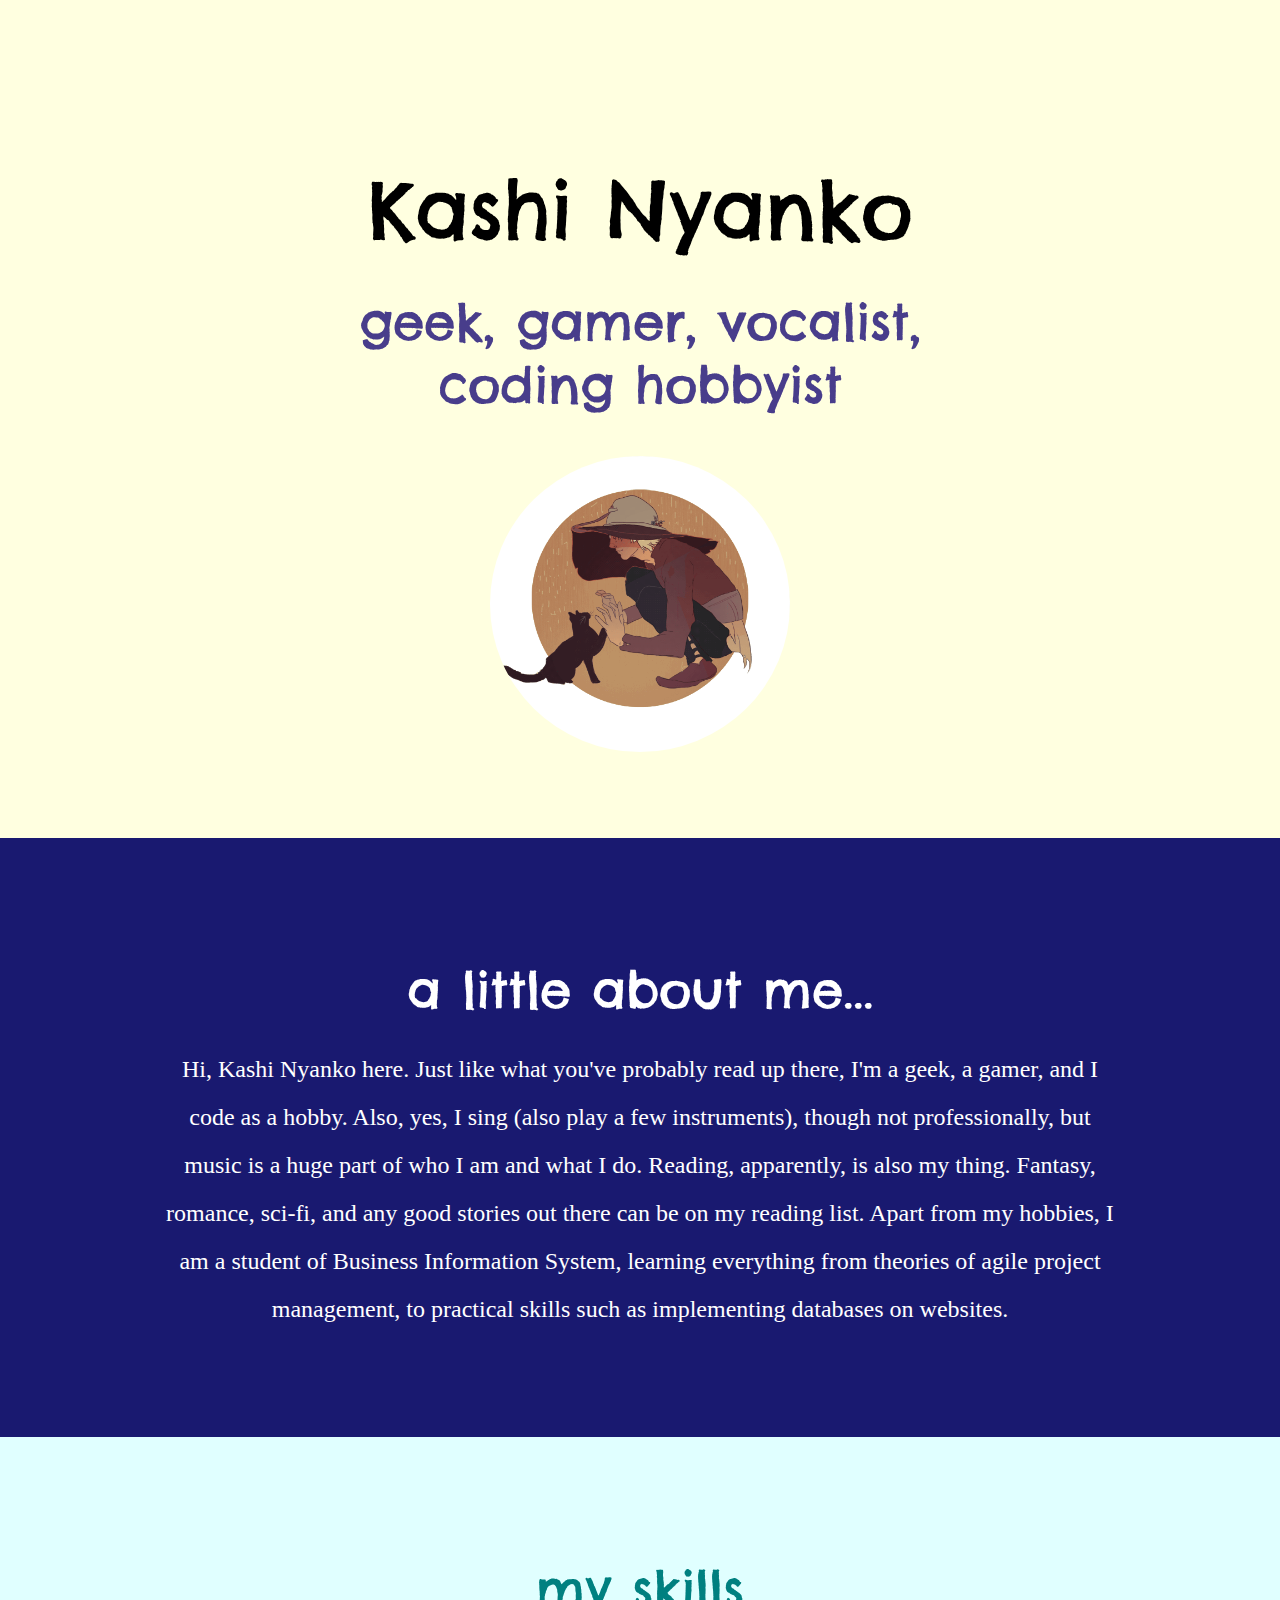
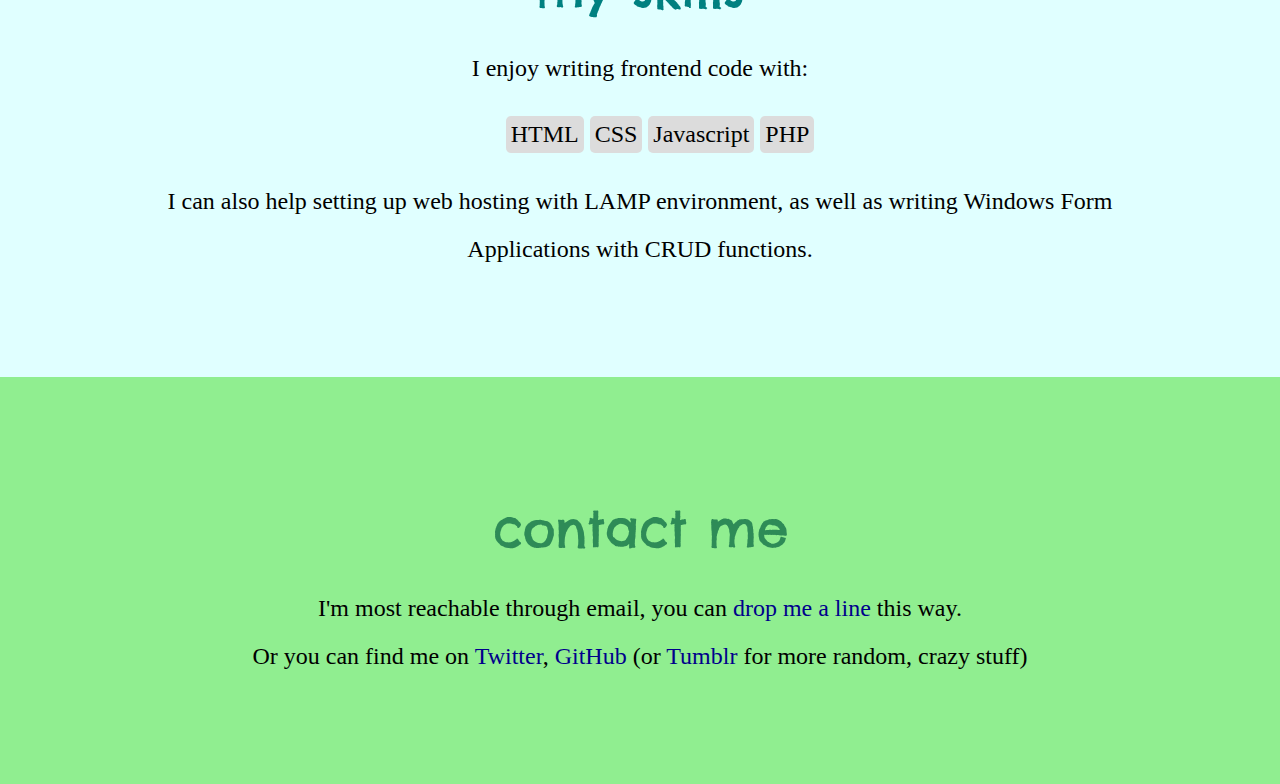
<file: index.html>
<!DOCTYPE html>
<html lang="en">
<head>
  <meta charset="UTF-8">
  <meta name="viewport" content="width=device-width; initial-scale=1.0; maximum-scale=1.0;">
  <link rel="stylesheet" href="main.css">
  <link href="https://fonts.googleapis.com/css?family=Chelsea+Market" rel="stylesheet" type="text/css">
  <title>HTML Portfolio</title>
</head>
<body>
  <div class="header block">
    <h1>Kashi Nyanko</h1>
    <h2>Geek, Gamer, Vocalist,<br /> Coding Hobbyist</h2>
    <img src=".\images\IMG_4254.GIF" alt="Profile Picture" class="profile-pic">
  </div>
  <div class="tagline block">
    <h3>A little about me...</h3>
    <p>
      Hi, Kashi Nyanko here. Just like what you've probably read up there, I'm a geek, a gamer, and I code as a hobby. Also, yes, I sing (also play a few instruments), though not professionally, but music is a huge part of who I am and what I do. Reading, apparently, is also my thing. Fantasy, romance, sci-fi, and any good stories out there can be on my reading list. Apart from my hobbies, I am a student of Business Information System, learning everything from theories of agile project management, to practical skills such as implementing databases on websites.
    </p>
  </div>
  <div class="skills block">
    <h3>My Skills</h3>
    <p class="pre-list">
      I enjoy writing frontend code with:
    </p>
      <ul>
        <li>HTML</li>
        <li>CSS</li>
        <li>Javascript</li>
        <li>PHP</li>
      </ul>
    <p>
      I can also help setting up web hosting with LAMP environment, as well as writing Windows Form Applications with CRUD functions.
    </p>
  </div>
  <div class="contact block">
    <h3>Contact Me</h3>
    <p>
      I'm most reachable through email, you can <a href="mailto:jenny5752@me.com">drop me a line</a> this way. <br />
      Or you can find me on <a href="https://twitter.com/jenny5752">Twitter</a>, <a href="https://github.com/KashiNyanko">GitHub</a> (or <a href="https://www.tumblr.com/blog/kashinyanko">Tumblr</a> for more random, crazy stuff)
    </p>
  </div>
</body>
</html>
</file>
<file: main.css>
body {
    background: #FFF;
    font-family: Georgia, Times New Roman, Times, serif;
    font-size: 24px;
    text-align: center;
    margin: 0;
    padding: 0;
}

div {
  display: block;
}


h1 {
    font-size: 80px;
    font-weight: normal;
    margin: 50px 0 0 0;
    font-family: 'Chelsea Market', Georgia, serif;
    color: #000;
    line-height: 2;
}
h2 {
    font-size: 50px;
    font-weight: normal;
    margin: 0 0 40px 0;
    color: DarkSlateBlue;
    font-family: 'Chelsea Market', Georgia, serif;
    text-transform: lowercase;
}
h3 {
	font-size: 50px;
	font-weight: normal;
	margin: 0;
  margin-top: 40px;
  font-family: 'Chelsea Market', Georgia, serif;
	text-transform: lowercase;
}
p {
	width: 90%;
  max-width: 960px;
	margin: 24px auto;
	color: #000;
  line-height: 200%;
}

a, a:visited {
	color: DarkBlue;
  text-decoration: none;
}
a:hover {
  background-color: MediumSeaGreen;
  border-radius: 5px;
  padding: 5px;
}
li {
  display: inline-block;
  background-color: Gainsboro;
  border-radius: 5px;
  padding: 5px;
}


.block {
  position: relative;
  margin: 0;
  width: 100%;
  color: black;
  padding-top: 80px;
  padding-bottom: 80px;
}
.pre-list {
  margin-bottom: 10px;
}
img.profile-pic {
  border-radius: 50%;
  width: 30%;
  max-width: 300px;
  min-width: 150px;
}


.header {
  background-color: LightYellow;
}

.tagline {
  background-color: MidnightBlue;
  color: white;
}
.tagline p {
  color: White;
}

.skills {
  background-color: LightCyan;
}
.skills h3 {
  color: Teal;
}

.contact {
  background-color: LightGreen;
  color: SeaGreen;
}
</file>
